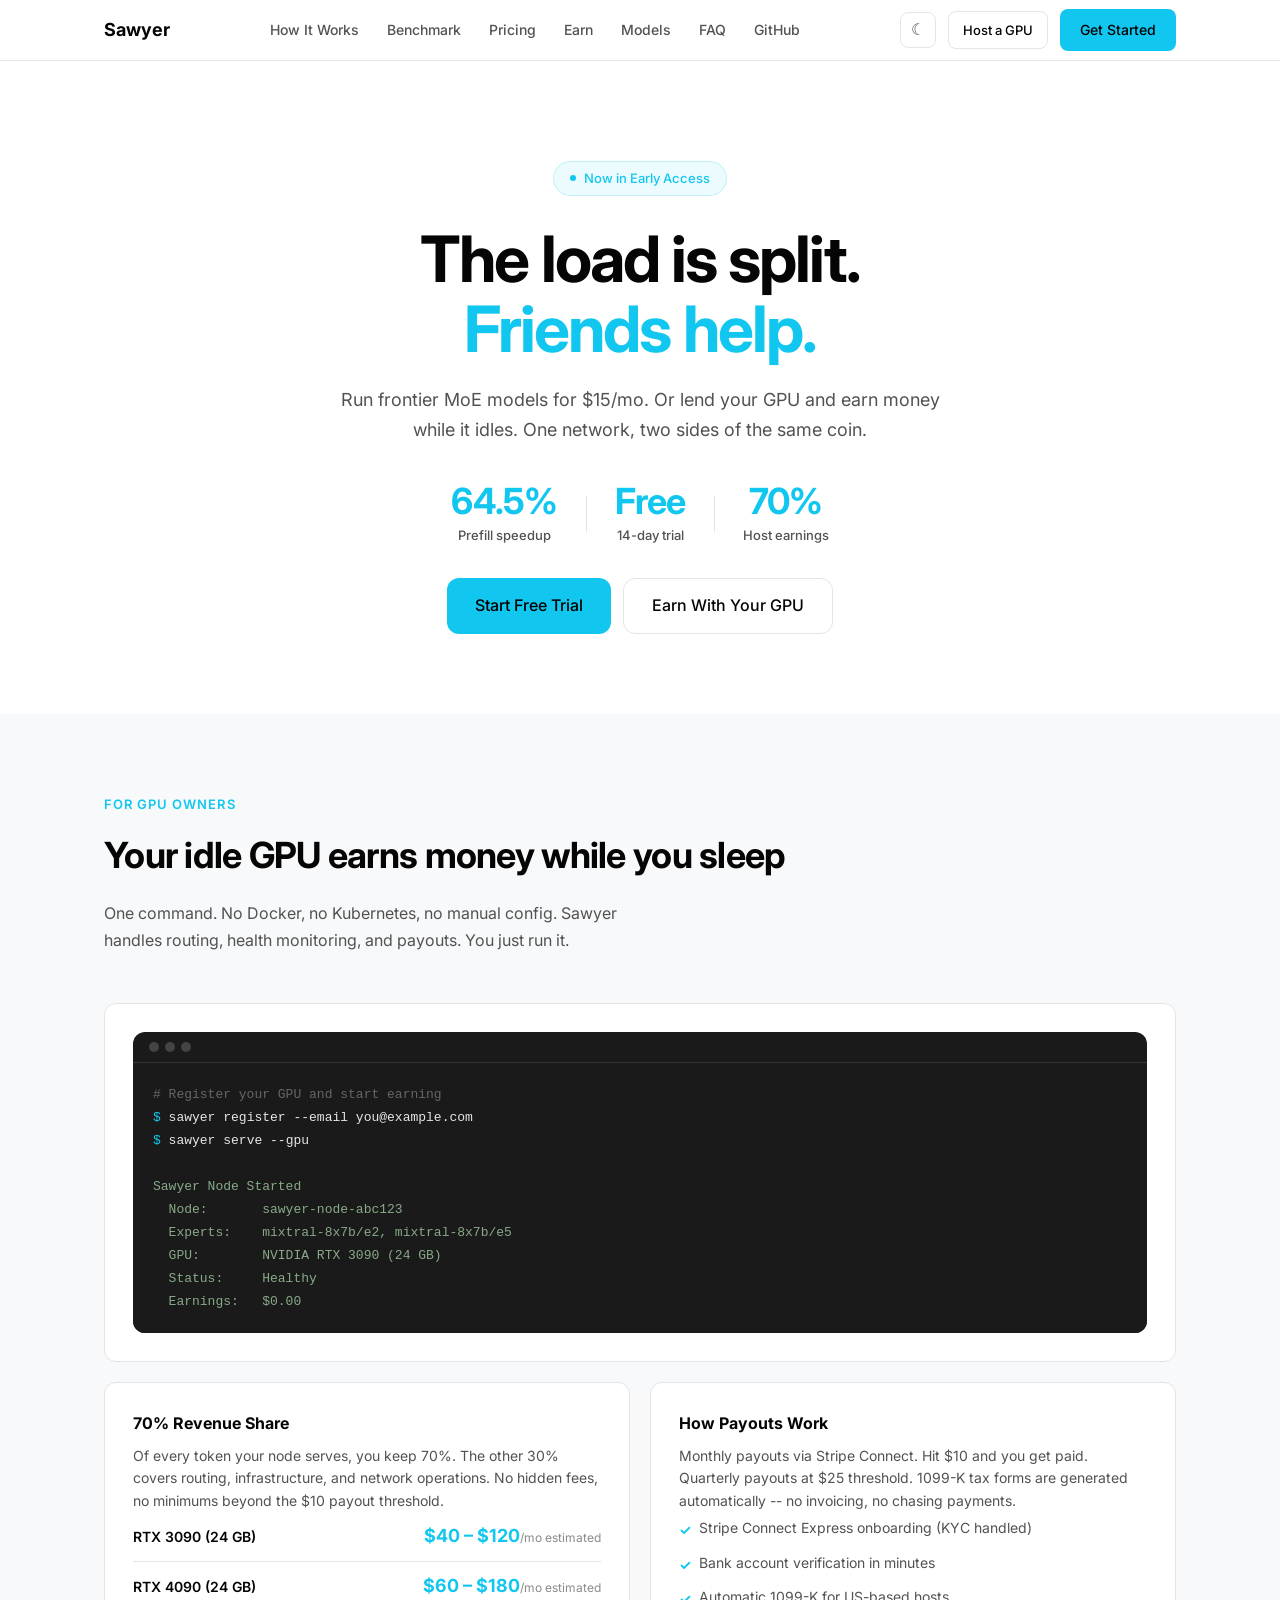
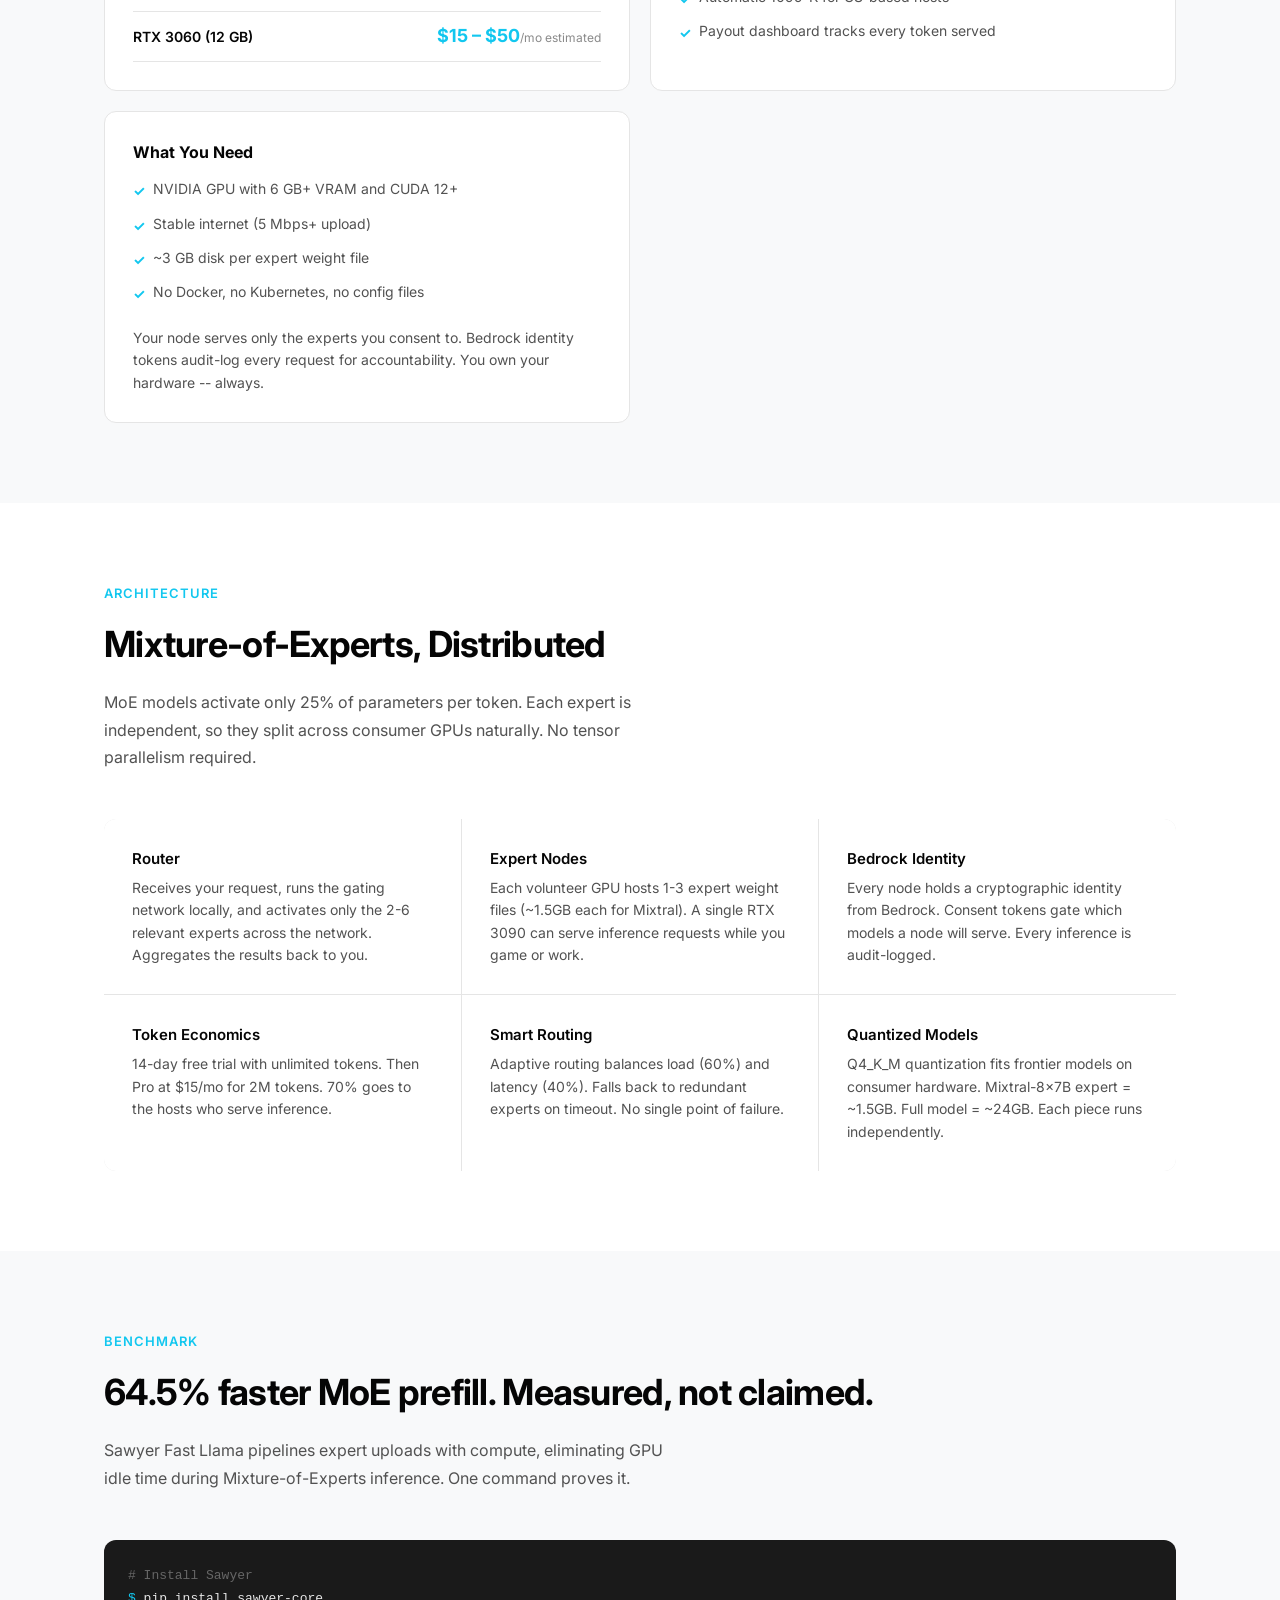
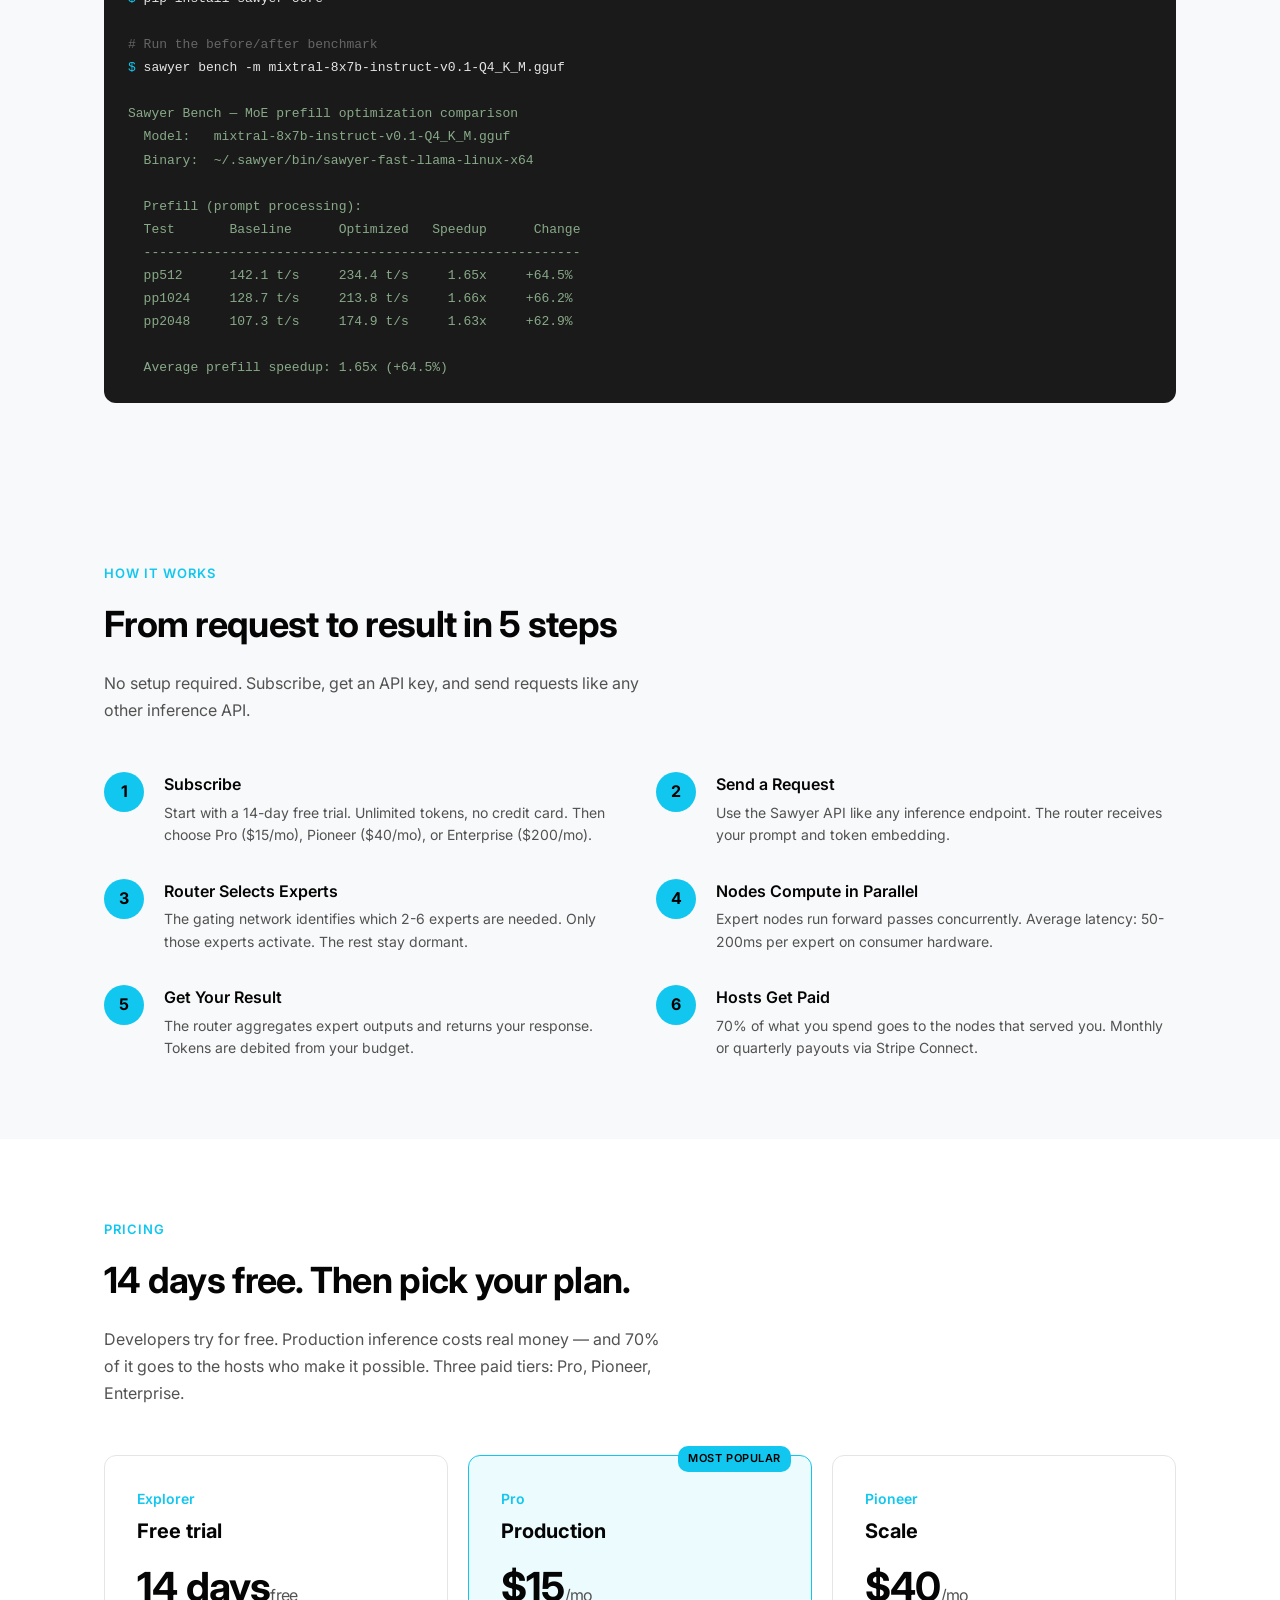
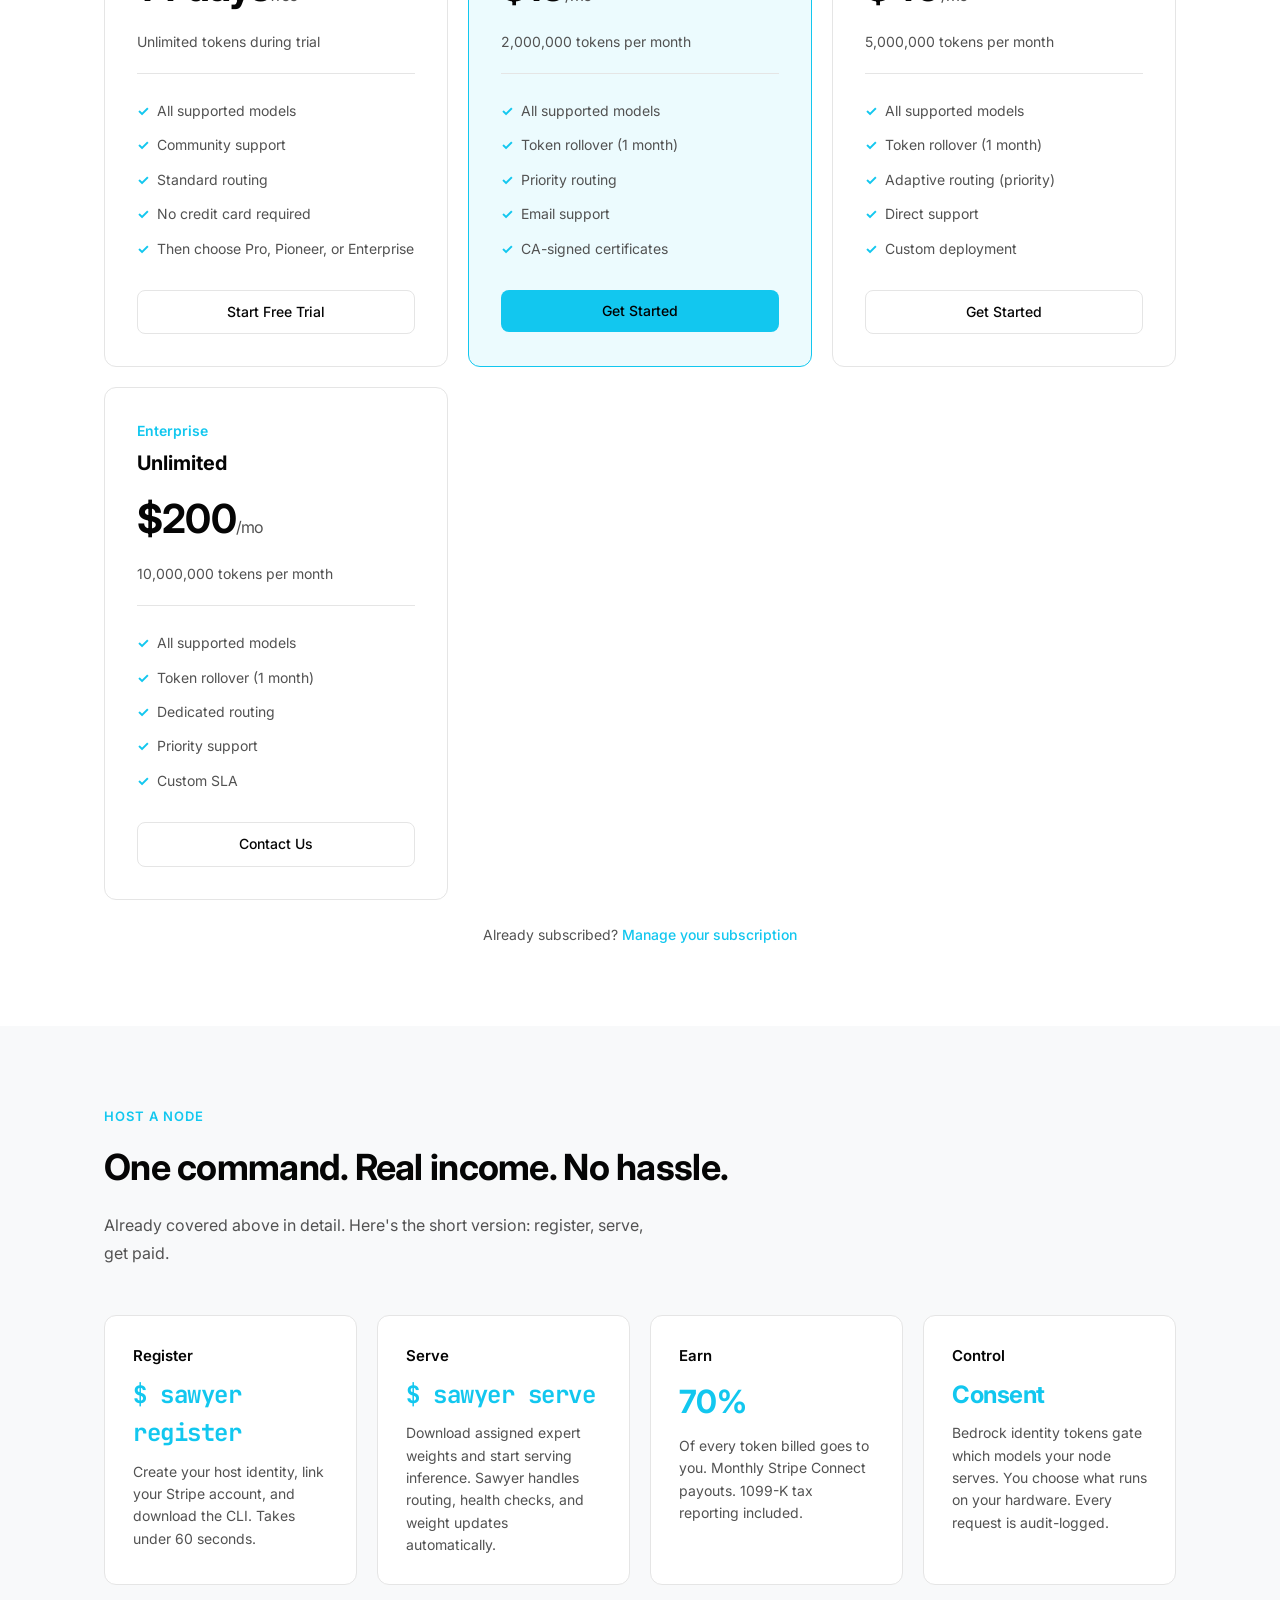
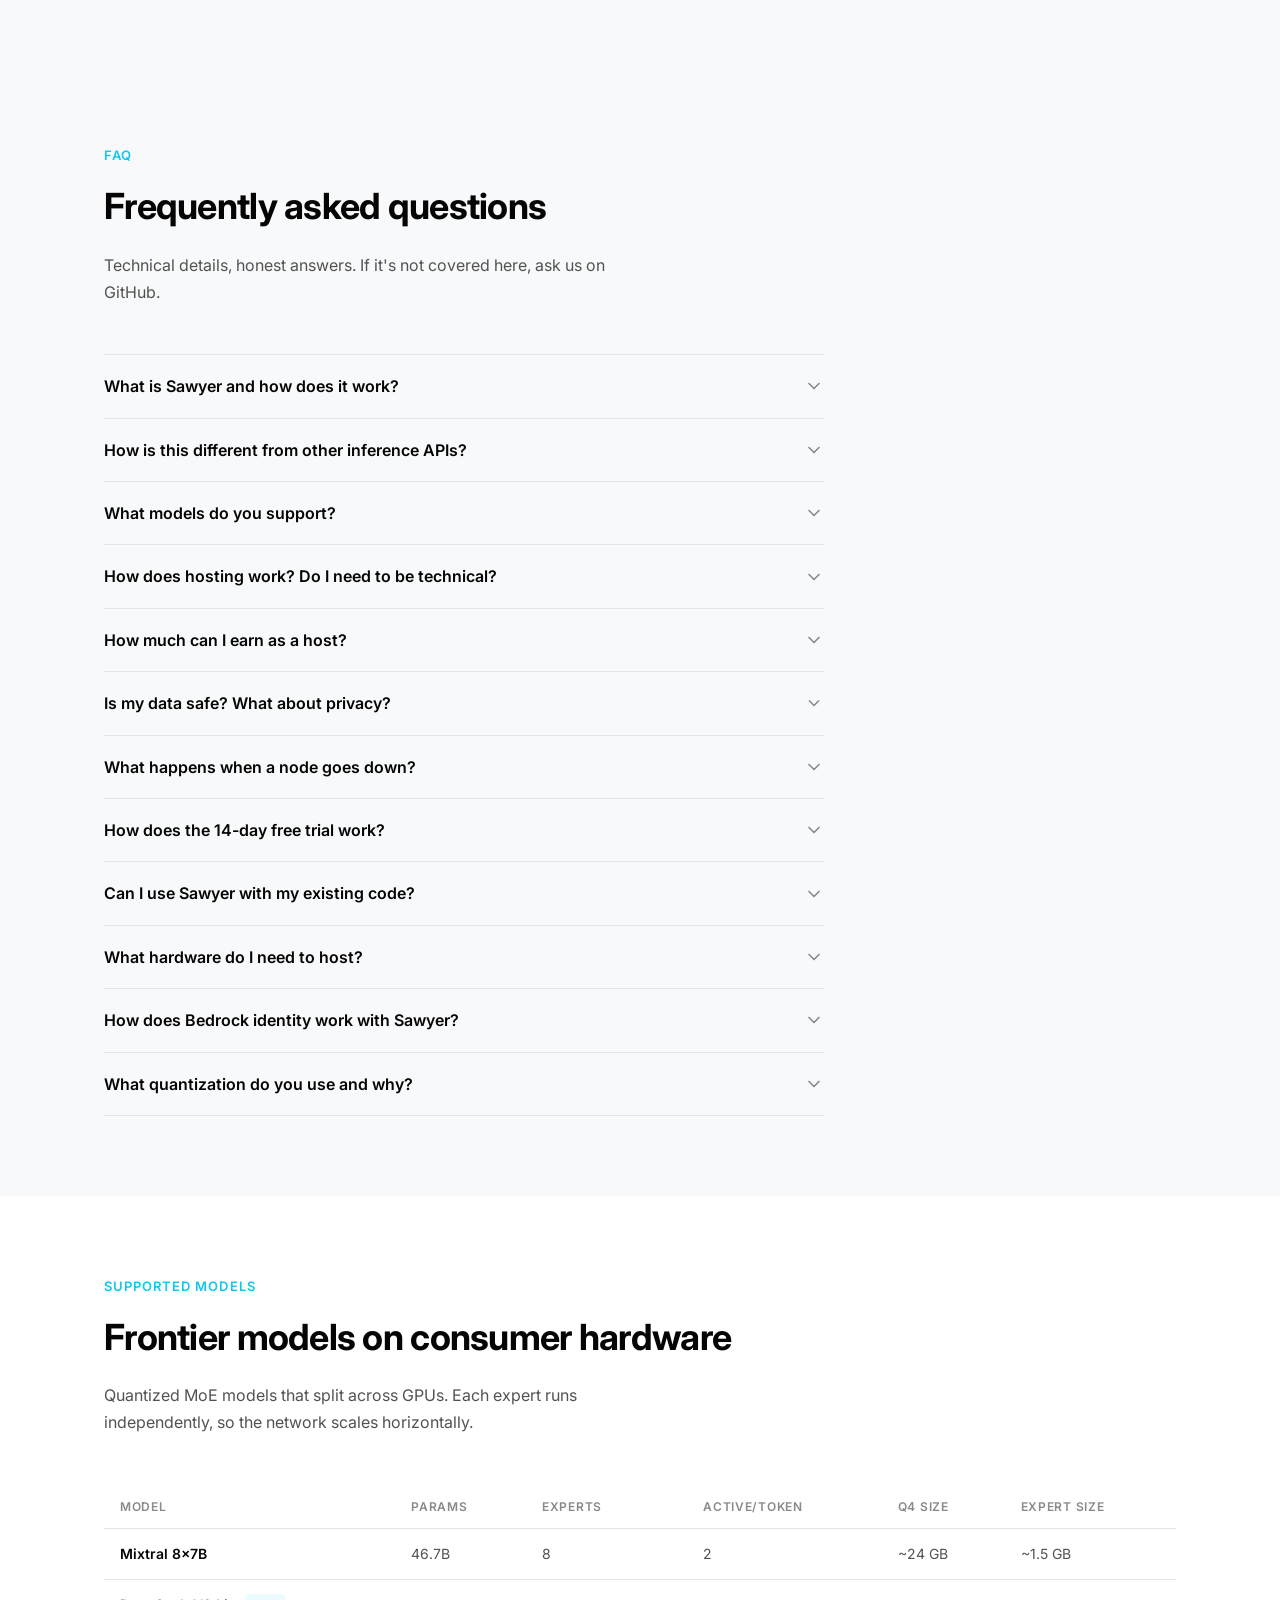
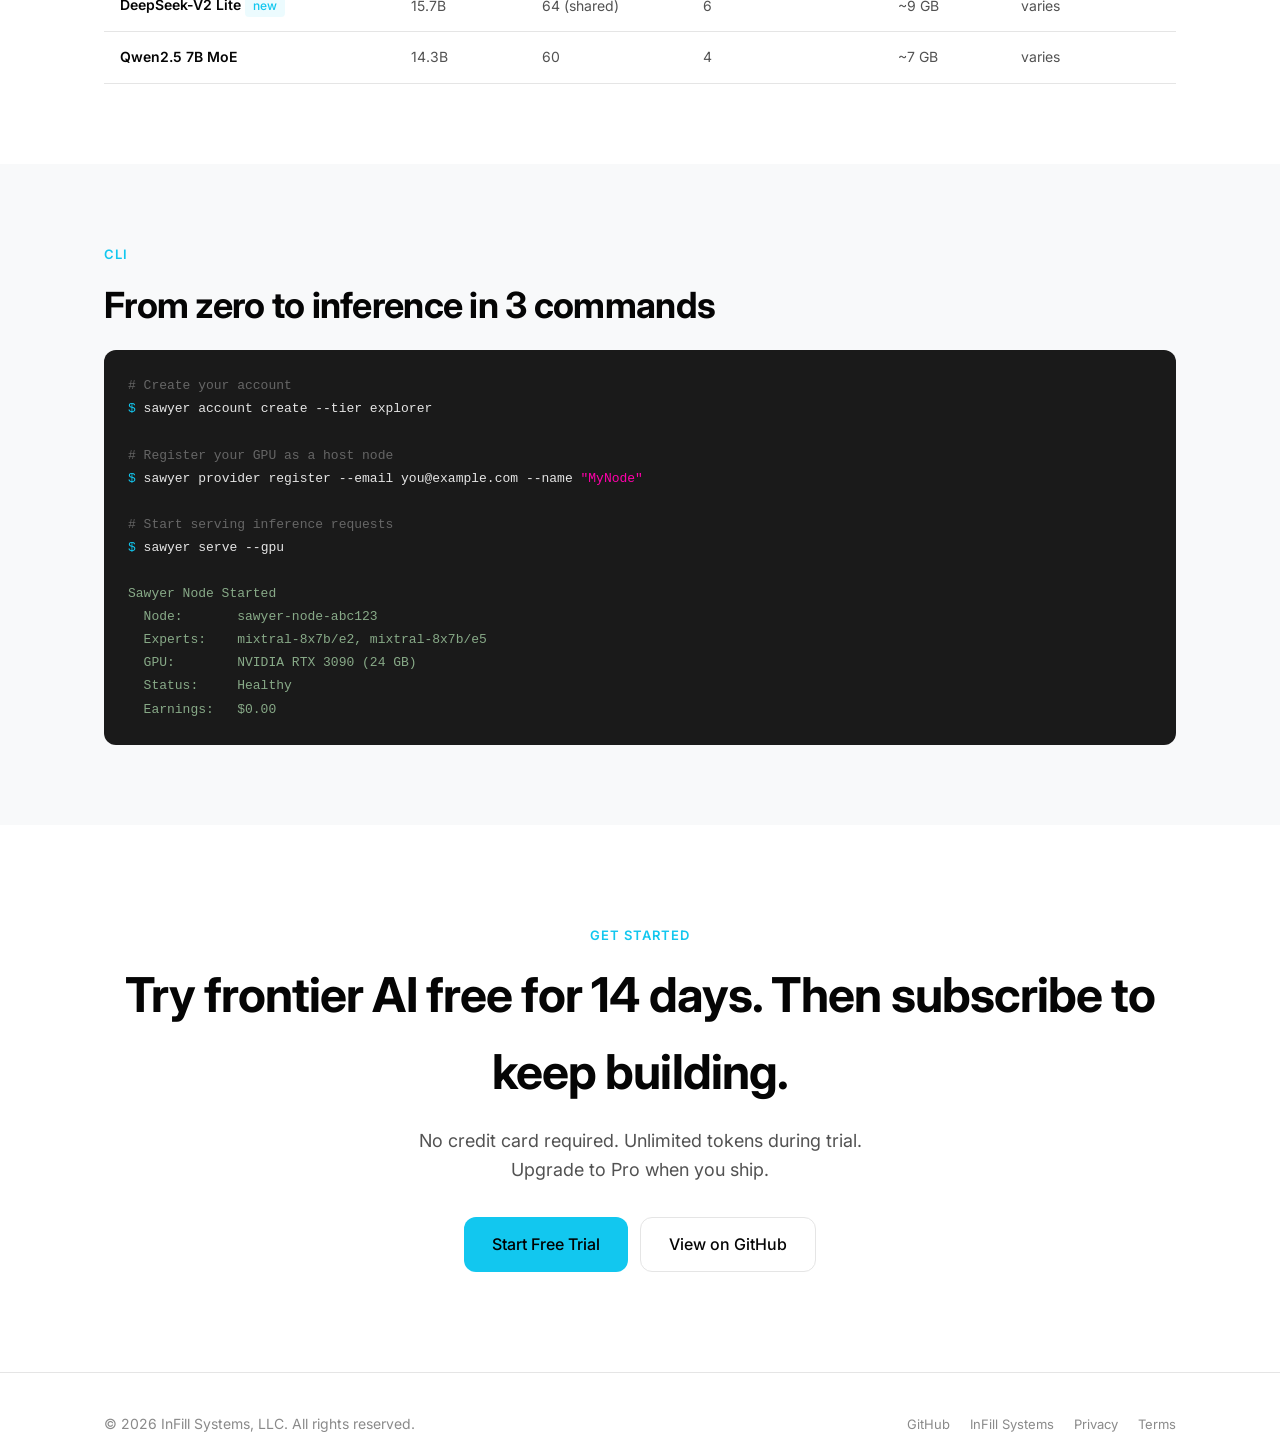
<file: site/index.html>
<!DOCTYPE html>
<html lang="en">
<head>
  <meta charset="UTF-8">
  <meta name="viewport" content="width=device-width, initial-scale=1.0">
  <title>Sawyer — Distributed MoE Inference Network</title>
  <meta name="description" content="Run frontier AI models for $15/month. Volunteer your GPU, earn money. The load is split. Friends help.">
  <link rel="icon" href="data:image/svg+xml,<svg xmlns='http://www.w3.org/2000/svg' viewBox='0 0 100 100'><text y='.9em' font-size='90'>⚙</text></svg>">
  <link href="https://fonts.googleapis.com/css2?family=Inter:wght@300;400;500;600;700&family=JetBrains+Mono:wght@400;500&display=swap" rel="stylesheet">
  <style>
    *, *::before, *::after { margin: 0; padding: 0; box-sizing: border-box; }

    :root {
      --bg: #ffffff;
      --bg-alt: #f8f9fa;
      --bg-card: #ffffff;
      --text: #050505;
      --text-secondary: #525252;
      --text-tertiary: #8a8a8a;
      --border: #e5e5e5;
      --accent: #12c7ef;
      --accent-hover: #0eb4d9;
      --accent-light: rgba(18, 199, 239, 0.08);
      --accent-glow: rgba(18, 199, 239, 0.15);
      --code-bg: #1a1a1a;
      --code-text: #e5e5e5;
      --radius: 8px;
      --radius-lg: 12px;
      --shadow-sm: 0 1px 2px rgba(0,0,0,0.04);
      --shadow-md: 0 4px 12px rgba(0,0,0,0.06);
      --shadow-lg: 0 8px 30px rgba(0,0,0,0.08);
      --font: 'Inter', -apple-system, BlinkMacSystemFont, sans-serif;
      --mono: 'JetBrains Mono', ui-monospace, monospace;
      --max-w: 1120px;
    }

    [data-theme="dark"] {
      --bg: #0a0a0a;
      --bg-alt: #141414;
      --bg-card: #1a1a1a;
      --text: #ededed;
      --text-secondary: #a3a3a3;
      --text-tertiary: #666666;
      --border: #2a2a2a;
      --accent-light: rgba(18, 199, 239, 0.12);
      --accent-glow: rgba(18, 199, 239, 0.2);
      --shadow-sm: 0 1px 2px rgba(0,0,0,0.2);
      --shadow-md: 0 4px 12px rgba(0,0,0,0.3);
      --shadow-lg: 0 8px 30px rgba(0,0,0,0.4);
    }

    html { scroll-behavior: smooth; }
    body {
      font-family: var(--font);
      background: var(--bg);
      color: var(--text);
      line-height: 1.6;
      -webkit-font-smoothing: antialiased;
    }

    a { color: var(--accent); text-decoration: none; }
    a:hover { color: var(--accent-hover); }

    .container { max-width: var(--max-w); margin: 0 auto; padding: 0 24px; }

    /* ── Header ── */
    header {
      position: sticky; top: 0; z-index: 100;
      background: var(--bg);
      border-bottom: 1px solid var(--border);
      backdrop-filter: blur(12px);
    }
    [data-theme="dark"] header { background: rgba(10,10,10,0.85); }
    header .container {
      display: flex; align-items: center; justify-content: space-between;
      height: 60px;
    }
    .logo {
      display: flex; align-items: center; gap: 10px;
      font-weight: 700; font-size: 18px; color: var(--text);
    }
    .nav-links { display: flex; align-items: center; gap: 28px; }
    .nav-links a {
      font-size: 14px; font-weight: 500; color: var(--text-secondary);
      transition: color 0.15s;
    }
    .nav-links a:hover { color: var(--text); }
    .header-actions { display: flex; align-items: center; gap: 12px; }

    /* Theme toggle */
    .theme-toggle {
      background: none; border: 1px solid var(--border); border-radius: var(--radius);
      width: 36px; height: 36px; cursor: pointer; display: flex; align-items: center;
      justify-content: center; color: var(--text-secondary); font-size: 16px;
      transition: all 0.15s;
    }
    .theme-toggle:hover { color: var(--text); border-color: var(--text-tertiary); }

    /* ── Buttons ── */
    .btn {
      display: inline-flex; align-items: center; justify-content: center; gap: 8px;
      padding: 10px 20px; border-radius: var(--radius); font-size: 14px; font-weight: 500;
      cursor: pointer; transition: all 0.15s; border: none; text-decoration: none;
    }
    .btn-primary {
      background: var(--accent); color: #000;
    }
    .btn-primary:hover { background: var(--accent-hover); color: #000; }
    .btn-secondary {
      background: var(--bg); color: var(--text); border: 1px solid var(--border);
    }
    .btn-secondary:hover { border-color: var(--text-tertiary); }
    .btn-large { padding: 14px 28px; font-size: 16px; border-radius: var(--radius-lg); }

    /* ── Hero ── */
    .hero {
      padding: 100px 0 80px;
      text-align: center;
    }
    .hero-badge {
      display: inline-flex; align-items: center; gap: 8px;
      padding: 6px 16px; border-radius: 20px;
      background: var(--accent-light); color: var(--accent);
      font-size: 13px; font-weight: 500; margin-bottom: 28px;
      border: 1px solid rgba(18,199,239,0.2);
    }
    .hero-badge .dot {
      width: 6px; height: 6px; border-radius: 50%;
      background: var(--accent);
      animation: pulse 2s infinite;
    }
    @keyframes pulse {
      0%, 100% { opacity: 1; }
      50% { opacity: 0.4; }
    }
    .hero h1 {
      font-size: clamp(40px, 6vw, 64px); font-weight: 700;
      line-height: 1.1; letter-spacing: -0.03em;
      margin-bottom: 20px;
    }
    .hero h1 .accent { color: var(--accent); }
    .hero p {
      font-size: 18px; color: var(--text-secondary);
      max-width: 600px; margin: 0 auto 36px;
      line-height: 1.7;
    }
    .hero-actions { display: flex; gap: 12px; justify-content: center; flex-wrap: wrap; }

    /* Hero stats row */
    .hero-stats {
      display: flex; align-items: center; justify-content: center;
      gap: 0; margin-bottom: 32px;
    }
    .stat { text-align: center; padding: 0 28px; }
    .stat-value {
      display: block; font-size: 36px; font-weight: 700; color: var(--accent);
      letter-spacing: -0.02em; line-height: 1.1;
    }
    .stat-label {
      display: block; font-size: 13px; color: var(--text-secondary);
      margin-top: 4px; font-weight: 500;
    }
    .stat-divider {
      width: 1px; height: 36px; background: var(--border);
    }
    @media (max-width: 768px) {
      .hero-stats { flex-direction: column; gap: 16px; }
      .stat-divider { width: 60px; height: 1px; }
      .stat-value { font-size: 28px; }
    }

    /* ── Earn Section ── */
    .earn-section { padding: 80px 0; background: var(--bg-alt); }
    .earn-grid {
      display: grid; grid-template-columns: 1fr; gap: 20px;
      margin-top: 40px;
    }
    .earn-card {
      background: var(--bg-card); border: 1px solid var(--border);
      border-radius: var(--radius-lg); padding: 28px;
      transition: border-color 0.2s;
    }
    .earn-card:hover { border-color: var(--accent); }
    .earn-card h3 { font-size: 16px; font-weight: 700; margin-bottom: 8px; }
    .earn-card p { font-size: 14px; color: var(--text-secondary); line-height: 1.6; }
    .earn-detail {
      display: flex; justify-content: space-between; align-items: baseline;
      padding: 10px 0; border-bottom: 1px solid var(--border);
    }
    .earn-detail-label { font-size: 14px; font-weight: 600; color: var(--text); }
    .earn-detail-value { font-size: 18px; font-weight: 700; color: var(--accent); }
    .earn-detail-value span { font-size: 12px; font-weight: 400; color: var(--text-tertiary); }
    .earn-checklist { list-style: none; padding: 0; }
    .earn-checklist li {
      font-size: 14px; color: var(--text-secondary);
      padding: 5px 0; display: flex; align-items: flex-start; gap: 8px;
    }
    .earn-checklist li::before {
      content: '\2713'; color: var(--accent); font-weight: 700; font-size: 14px;
      flex-shrink: 0; margin-top: 2px;
    }
    .earn-terminal {
      background: var(--code-bg); border-radius: var(--radius-lg);
      overflow: hidden;
    }
    .earn-terminal-bar {
      padding: 10px 16px; display: flex; gap: 6px;
      border-bottom: 1px solid #333;
    }
    .earn-terminal-dot {
      width: 10px; height: 10px; border-radius: 50%; background: #444;
    }
    .earn-terminal pre {
      margin: 0; border-radius: 0; padding: 20px;
    }
    @media (min-width: 768px) {
      .earn-grid { grid-template-columns: 1fr 1fr; }
      .earn-card-cta { grid-column: 1 / -1; }
    }

    /* ── Architecture Diagram ── */
    .arch-section { padding: 80px 0; }
    .section-label {
      font-size: 13px; font-weight: 600; text-transform: uppercase;
      letter-spacing: 0.08em; color: var(--accent); margin-bottom: 12px;
    }
    .section-title {
      font-size: clamp(28px, 4vw, 36px); font-weight: 700;
      letter-spacing: -0.02em; margin-bottom: 16px;
    }
    .section-desc {
      font-size: 16px; color: var(--text-secondary);
      max-width: 560px; line-height: 1.7; margin-bottom: 48px;
    }

    .arch-grid {
      display: grid; grid-template-columns: 1fr;
      gap: 1px; background: var(--border); border-radius: var(--radius-lg);
      overflow: hidden;
    }
    .arch-card {
      background: var(--bg-card); padding: 28px;
    }
    .arch-card h3 {
      font-size: 15px; font-weight: 600; margin-bottom: 6px;
    }
    .arch-card p { font-size: 14px; color: var(--text-secondary); line-height: 1.6; }

    @media (min-width: 768px) {
      .arch-grid { grid-template-columns: 1fr 1fr 1fr; }
    }

    /* ── How It Works ── */
    .how-section { padding: 80px 0; background: var(--bg-alt); }
    .steps {
      display: grid; grid-template-columns: 1fr; gap: 32px;
      counter-reset: step;
    }
    .step {
      counter-increment: step;
      display: flex; gap: 20px; align-items: flex-start;
    }
    .step::before {
      content: counter(step);
      flex-shrink: 0; width: 40px; height: 40px;
      display: flex; align-items: center; justify-content: center;
      border-radius: 50%; background: var(--accent); color: #000;
      font-weight: 700; font-size: 16px;
    }
    .step-content h3 { font-size: 16px; font-weight: 600; margin-bottom: 4px; }
    .step-content p { font-size: 14px; color: var(--text-secondary); line-height: 1.6; }

    @media (min-width: 768px) {
      .steps { grid-template-columns: 1fr 1fr; }
    }

    /* ── Pricing ── */
    .pricing-section { padding: 80px 0; }
    .pricing-grid {
      display: grid; grid-template-columns: 1fr; gap: 20px;
    }
    .pricing-card {
      background: var(--bg-card); border: 1px solid var(--border);
      border-radius: var(--radius-lg); padding: 32px;
      position: relative; transition: all 0.2s;
    }
    .pricing-card:hover { border-color: var(--accent); box-shadow: var(--shadow-md); }
    .pricing-card.featured {
      border-color: var(--accent);
      background: var(--accent-light);
    }
    .pricing-card.featured::before {
      content: 'Most Popular';
      position: absolute; top: -10px; right: 20px;
      background: var(--accent); color: #000;
      font-size: 11px; font-weight: 600; text-transform: uppercase;
      letter-spacing: 0.05em; padding: 4px 10px; border-radius: 10px;
    }
    .pricing-tier { font-size: 14px; font-weight: 600; color: var(--accent); margin-bottom: 4px; }
    .pricing-name { font-size: 20px; font-weight: 700; margin-bottom: 8px; }
    .pricing-price {
      font-size: 40px; font-weight: 700; letter-spacing: -0.02em;
    }
    .pricing-price span { font-size: 16px; font-weight: 400; color: var(--text-secondary); }
    .pricing-tokens {
      font-size: 14px; color: var(--text-secondary); margin: 12px 0 20px;
      padding-bottom: 20px; border-bottom: 1px solid var(--border);
    }
    .pricing-features { list-style: none; }
    .pricing-features li {
      font-size: 14px; color: var(--text-secondary);
      padding: 6px 0; display: flex; align-items: center; gap: 8px;
    }
    .pricing-features li::before {
      content: '\2713'; color: var(--accent); font-weight: 700; font-size: 14px;
    }
    .pricing-cta { margin-top: 24px; width: 100%; }

    @media (min-width: 768px) {
      .pricing-grid { grid-template-columns: 1fr 1fr 1fr; }
    }

    /* ── Host Economics ── */
    .host-section { padding: 80px 0; background: var(--bg-alt); }
    .host-grid {
      display: grid; grid-template-columns: 1fr; gap: 20px;
    }
    .host-card {
      background: var(--bg-card); border: 1px solid var(--border);
      border-radius: var(--radius-lg); padding: 28px;
    }
    .host-card h3 {
      font-size: 15px; font-weight: 600; margin-bottom: 8px;
    }
    .host-card .value {
      font-size: 32px; font-weight: 700; color: var(--accent); letter-spacing: -0.02em;
    }
    .host-card p { font-size: 14px; color: var(--text-secondary); line-height: 1.6; margin-top: 8px; }

    @media (min-width: 768px) {
      .host-grid { grid-template-columns: 1fr 1fr 1fr 1fr; }
    }

    /* ── FAQ ── */
    .faq-section { padding: 80px 0; background: var(--bg-alt); }
    .faq-list { max-width: 720px; }
    .faq-item {
      border-bottom: 1px solid var(--border);
    }
    .faq-item:first-child {
      border-top: 1px solid var(--border);
    }
    .faq-question {
      width: 100%; background: none; border: none;
      padding: 20px 0; display: flex; align-items: center;
      justify-content: space-between; cursor: pointer;
      font-family: var(--font); font-size: 16px; font-weight: 600;
      color: var(--text); text-align: left; line-height: 1.4;
      transition: color 0.15s;
    }
    .faq-question:hover { color: var(--accent); }
    .faq-question .chevron {
      flex-shrink: 0; width: 20px; height: 20px;
      transition: transform 0.25s ease; margin-left: 16px;
      color: var(--text-tertiary);
    }
    .faq-item.open .faq-question .chevron {
      transform: rotate(180deg);
      color: var(--accent);
    }
    .faq-answer {
      max-height: 0; overflow: hidden;
      transition: max-height 0.3s ease, padding 0.3s ease;
    }
    .faq-item.open .faq-answer {
      max-height: 500px;
    }
    .faq-answer-inner {
      padding-bottom: 20px;
      font-size: 15px; color: var(--text-secondary); line-height: 1.7;
    }
    .faq-answer-inner code {
      font-family: var(--mono); font-size: 13px;
      background: var(--accent-light); color: var(--accent);
      padding: 2px 6px; border-radius: 4px;
    }

    /* ── Models ── */
    .models-section { padding: 80px 0; }
    .models-table {
      width: 100%; border-collapse: collapse;
      font-size: 14px;
    }
    .models-table th {
      text-align: left; padding: 12px 16px;
      font-weight: 600; font-size: 12px; text-transform: uppercase;
      letter-spacing: 0.06em; color: var(--text-tertiary);
      border-bottom: 1px solid var(--border);
    }
    .models-table td {
      padding: 14px 16px; border-bottom: 1px solid var(--border);
      color: var(--text-secondary);
    }
    .models-table td:first-child { font-weight: 600; color: var(--text); }
    .models-table .tag {
      display: inline-block; padding: 2px 8px; border-radius: 4px;
      font-size: 12px; font-weight: 500;
      background: var(--accent-light); color: var(--accent);
    }
    .table-wrap { overflow-x: auto; }

    /* ── Code Block ── */
    .code-section { padding: 80px 0; background: var(--bg-alt); }
    pre {
      background: var(--code-bg); color: var(--code-text);
      padding: 24px; border-radius: var(--radius-lg);
      overflow-x: auto; font-family: var(--mono); font-size: 13px;
      line-height: 1.7;
    }
    pre .comment { color: #666; }
    pre .cmd { color: var(--accent); }
    pre .flag { color: #f0a; }
    pre .output { color: #8a8; }

    /* ── CTA ── */
    .cta-section {
      padding: 100px 0; text-align: center;
    }
    .cta-section h2 {
      font-size: clamp(32px, 5vw, 48px); font-weight: 700;
      letter-spacing: -0.02em; margin-bottom: 16px;
    }
    .cta-section p {
      font-size: 18px; color: var(--text-secondary);
      max-width: 480px; margin: 0 auto 32px;
    }

    /* ── Footer ── */
    footer {
      padding: 40px 0; border-top: 1px solid var(--border);
    }
    footer .container {
      display: flex; justify-content: space-between; align-items: center;
      flex-wrap: wrap; gap: 16px;
    }
    .footer-left { font-size: 14px; color: var(--text-tertiary); }
    .footer-links { display: flex; gap: 20px; }
    .footer-links a { font-size: 13px; color: var(--text-tertiary); }
    .footer-links a:hover { color: var(--text); }

    /* ── Responsive ── */
    @media (max-width: 768px) {
      .hero { padding: 60px 0 48px; }
      .nav-links { display: none; }
      .arch-grid { grid-template-columns: 1fr; }
      .pricing-grid { grid-template-columns: 1fr; }
      .host-grid { grid-template-columns: 1fr 1fr; }
    }
  </style>
</head>
<body>

  <header>
    <div class="container">
      <a href="/" class="logo">
        Sawyer
      </a>
      <nav class="nav-links">
        <a href="#how-it-works">How It Works</a>
        <a href="#benchmark">Benchmark</a>
        <a href="#pricing">Pricing</a>
        <a href="#earn">Earn</a>
        <a href="#models">Models</a>
        <a href="#faq">FAQ</a>
        <a href="https://github.com/drc10101/sawyer" target="_blank">GitHub</a>
      </nav>
      <div class="header-actions">
        <button class="theme-toggle" onclick="toggleTheme()" title="Toggle theme">
          <span id="theme-icon">&#9790;</span>
        </button>
        <a href="#earn" class="btn btn-secondary" style="font-size:13px;padding:8px 14px;">Host a GPU</a>
        <a href="#pricing" class="btn btn-primary">Get Started</a>
      </div>
    </div>
  </header>

  <section class="hero">
    <div class="container">
      <div class="hero-badge">
        <span class="dot"></span>
        Now in Early Access
      </div>
      <h1>The load is split.<br><span class="accent">Friends help.</span></h1>
      <p>Run frontier MoE models for $15/mo. Or lend your GPU and earn money while it idles. One network, two sides of the same coin.</p>
      <div class="hero-stats">
        <div class="stat">
          <span class="stat-value">64.5%</span>
          <span class="stat-label">Prefill speedup</span>
        </div>
        <div class="stat-divider"></div>
        <div class="stat">
          <span class="stat-value">Free</span>
          <span class="stat-label">14-day trial</span>
        </div>
        <div class="stat-divider"></div>
        <div class="stat">
          <span class="stat-value">70%</span>
          <span class="stat-label">Host earnings</span>
        </div>
      </div>
      <div class="hero-actions">
        <a href="#pricing" class="btn btn-primary btn-large">Start Free Trial</a>
        <a href="#earn" class="btn btn-secondary btn-large">Earn With Your GPU</a>
      </div>
    </div>
  </section>

  <section class="earn-section" id="earn">
    <div class="container">
      <div class="section-label">For GPU Owners</div>
      <div class="section-title">Your idle GPU earns money while you sleep</div>
      <div class="section-desc">One command. No Docker, no Kubernetes, no manual config. Sawyer handles routing, health monitoring, and payouts. You just run it.</div>
      <div class="earn-grid">
        <div class="earn-card earn-card-cta">
          <div class="earn-terminal">
            <div class="earn-terminal-bar"><span class="earn-terminal-dot"></span><span class="earn-terminal-dot"></span><span class="earn-terminal-dot"></span></div>
            <pre><code><span class="comment"># Register your GPU and start earning</span>
<span class="cmd">$</span> sawyer register --email you@example.com
<span class="cmd">$</span> sawyer serve --gpu

<span class="output">Sawyer Node Started
  Node:       sawyer-node-abc123
  Experts:    mixtral-8x7b/e2, mixtral-8x7b/e5
  GPU:        NVIDIA RTX 3090 (24 GB)
  Status:     Healthy
  Earnings:   $0.00</span></code></pre>
          </div>
        </div>
        <div class="earn-card">
          <h3>70% Revenue Share</h3>
          <p>Of every token your node serves, you keep 70%. The other 30% covers routing, infrastructure, and network operations. No hidden fees, no minimums beyond the $10 payout threshold.</p>
          <div class="earn-detail">
            <span class="earn-detail-label">RTX 3090 (24 GB)</span>
            <span class="earn-detail-value">$40 &ndash; $120<span>/mo estimated</span></span>
          </div>
          <div class="earn-detail">
            <span class="earn-detail-label">RTX 4090 (24 GB)</span>
            <span class="earn-detail-value">$60 &ndash; $180<span>/mo estimated</span></span>
          </div>
          <div class="earn-detail">
            <span class="earn-detail-label">RTX 3060 (12 GB)</span>
            <span class="earn-detail-value">$15 &ndash; $50<span>/mo estimated</span></span>
          </div>
        </div>
        <div class="earn-card">
          <h3>How Payouts Work</h3>
          <p>Monthly payouts via Stripe Connect. Hit $10 and you get paid. Quarterly payouts at $25 threshold. 1099-K tax forms are generated automatically -- no invoicing, no chasing payments.</p>
          <ul class="earn-checklist">
            <li>Stripe Connect Express onboarding (KYC handled)</li>
            <li>Bank account verification in minutes</li>
            <li>Automatic 1099-K for US-based hosts</li>
            <li>Payout dashboard tracks every token served</li>
          </ul>
        </div>
        <div class="earn-card">
          <h3>What You Need</h3>
          <ul class="earn-checklist">
            <li>NVIDIA GPU with 6 GB+ VRAM and CUDA 12+</li>
            <li>Stable internet (5 Mbps+ upload)</li>
            <li>~3 GB disk per expert weight file</li>
            <li>No Docker, no Kubernetes, no config files</li>
          </ul>
          <p style="margin-top:16px;font-size:14px;color:var(--text-secondary);">Your node serves only the experts you consent to. Bedrock identity tokens audit-log every request for accountability. You own your hardware -- always.</p>
        </div>
      </div>
    </div>
  </section>

  <section class="arch-section" id="architecture">
    <div class="container">
      <div class="section-label">Architecture</div>
      <div class="section-title">Mixture-of-Experts, Distributed</div>
      <div class="section-desc">MoE models activate only 25% of parameters per token. Each expert is independent, so they split across consumer GPUs naturally. No tensor parallelism required.</div>
      <div class="arch-grid">
        <div class="arch-card">
          <h3>Router</h3>
          <p>Receives your request, runs the gating network locally, and activates only the 2-6 relevant experts across the network. Aggregates the results back to you.</p>
        </div>
        <div class="arch-card">
          <h3>Expert Nodes</h3>
          <p>Each volunteer GPU hosts 1-3 expert weight files (~1.5GB each for Mixtral). A single RTX 3090 can serve inference requests while you game or work.</p>
        </div>
        <div class="arch-card">
          <h3>Bedrock Identity</h3>
          <p>Every node holds a cryptographic identity from Bedrock. Consent tokens gate which models a node will serve. Every inference is audit-logged.</p>
        </div>
        <div class="arch-card">
          <h3>Token Economics</h3>
          <p>14-day free trial with unlimited tokens. Then Pro at $15/mo for 2M tokens. 70% goes to the hosts who serve inference.</p>
        </div>
        <div class="arch-card">
          <h3>Smart Routing</h3>
          <p>Adaptive routing balances load (60%) and latency (40%). Falls back to redundant experts on timeout. No single point of failure.</p>
        </div>
        <div class="arch-card">
          <h3>Quantized Models</h3>
          <p>Q4_K_M quantization fits frontier models on consumer hardware. Mixtral-8x7B expert = ~1.5GB. Full model = ~24GB. Each piece runs independently.</p>
        </div>
      </div>
    </div>
  </section>

  <section class="code-section" id="benchmark">
    <div class="container">
      <div class="section-label">Benchmark</div>
      <div class="section-title">64.5% faster MoE prefill. Measured, not claimed.</div>
      <div class="section-desc">Sawyer Fast Llama pipelines expert uploads with compute, eliminating GPU idle time during Mixture-of-Experts inference. One command proves it.</div>
      <pre><code><span class="comment"># Install Sawyer</span>
<span class="cmd">$</span> pip install sawyer-core

<span class="comment"># Run the before/after benchmark</span>
<span class="cmd">$</span> sawyer bench -m mixtral-8x7b-instruct-v0.1-Q4_K_M.gguf

<span class="output">Sawyer Bench — MoE prefill optimization comparison
  Model:   mixtral-8x7b-instruct-v0.1-Q4_K_M.gguf
  Binary:  ~/.sawyer/bin/sawyer-fast-llama-linux-x64

  Prefill (prompt processing):
  Test       Baseline      Optimized   Speedup      Change
  --------------------------------------------------------
  pp512      142.1 t/s     234.4 t/s     1.65x     +64.5%
  pp1024     128.7 t/s     213.8 t/s     1.66x     +66.2%
  pp2048     107.3 t/s     174.9 t/s     1.63x     +62.9%

  Average prefill speedup: 1.65x (+64.5%)</span></code></pre>
    </div>
  </section>

  <section class="how-section" id="how-it-works">
    <div class="container">
      <div class="section-label">How It Works</div>
      <div class="section-title">From request to result in 5 steps</div>
      <div class="section-desc">No setup required. Subscribe, get an API key, and send requests like any other inference API.</div>
      <div class="steps">
        <div class="step">
          <div class="step-content">
            <h3>Subscribe</h3>
            <p>Start with a 14-day free trial. Unlimited tokens, no credit card. Then choose Pro ($15/mo), Pioneer ($40/mo), or Enterprise ($200/mo).</p>
          </div>
        </div>
        <div class="step">
          <div class="step-content">
            <h3>Send a Request</h3>
            <p>Use the Sawyer API like any inference endpoint. The router receives your prompt and token embedding.</p>
          </div>
        </div>
        <div class="step">
          <div class="step-content">
            <h3>Router Selects Experts</h3>
            <p>The gating network identifies which 2-6 experts are needed. Only those experts activate. The rest stay dormant.</p>
          </div>
        </div>
        <div class="step">
          <div class="step-content">
            <h3>Nodes Compute in Parallel</h3>
            <p>Expert nodes run forward passes concurrently. Average latency: 50-200ms per expert on consumer hardware.</p>
          </div>
        </div>
        <div class="step">
          <div class="step-content">
            <h3>Get Your Result</h3>
            <p>The router aggregates expert outputs and returns your response. Tokens are debited from your budget.</p>
          </div>
        </div>
        <div class="step">
          <div class="step-content">
            <h3>Hosts Get Paid</h3>
            <p>70% of what you spend goes to the nodes that served you. Monthly or quarterly payouts via Stripe Connect.</p>
          </div>
        </div>
      </div>
    </div>
  </section>

  <section class="pricing-section" id="pricing">
    <div class="container">
      <div class="section-label">Pricing</div>
      <div class="section-title">14 days free. Then pick your plan.</div>
      <div class="section-desc">Developers try for free. Production inference costs real money — and 70% of it goes to the hosts who make it possible. Three paid tiers: Pro, Pioneer, Enterprise.</div>
      <div class="pricing-grid">
        <div class="pricing-card">
          <div class="pricing-tier">Explorer</div>
          <div class="pricing-name">Free trial</div>
          <div class="pricing-price">14 days<span>free</span></div>
          <div class="pricing-tokens">Unlimited tokens during trial</div>
          <ul class="pricing-features">
            <li>All supported models</li>
            <li>Community support</li>
            <li>Standard routing</li>
            <li>No credit card required</li>
            <li>Then choose Pro, Pioneer, or Enterprise</li>
          </ul>
          <a href="#" class="btn btn-secondary pricing-cta">Start Free Trial</a>
        </div>
        <div class="pricing-card featured">
          <div class="pricing-tier">Pro</div>
          <div class="pricing-name">Production</div>
          <div class="pricing-price">$15<span>/mo</span></div>
          <div class="pricing-tokens">2,000,000 tokens per month</div>
          <ul class="pricing-features">
            <li>All supported models</li>
            <li>Token rollover (1 month)</li>
            <li>Priority routing</li>
            <li>Email support</li>
            <li>CA-signed certificates</li>
          </ul>
          <a href="#" class="btn btn-primary pricing-cta">Get Started</a>
        </div>
        <div class="pricing-card">
          <div class="pricing-tier">Pioneer</div>
          <div class="pricing-name">Scale</div>
          <div class="pricing-price">$40<span>/mo</span></div>
          <div class="pricing-tokens">5,000,000 tokens per month</div>
          <ul class="pricing-features">
            <li>All supported models</li>
            <li>Token rollover (1 month)</li>
            <li>Adaptive routing (priority)</li>
            <li>Direct support</li>
            <li>Custom deployment</li>
          </ul>
          <a href="#" class="btn btn-secondary pricing-cta">Get Started</a>
        </div>
        <div class="pricing-card">
          <div class="pricing-tier">Enterprise</div>
          <div class="pricing-name">Unlimited</div>
          <div class="pricing-price">$200<span>/mo</span></div>
          <div class="pricing-tokens">10,000,000 tokens per month</div>
          <ul class="pricing-features">
            <li>All supported models</li>
            <li>Token rollover (1 month)</li>
            <li>Dedicated routing</li>
            <li>Priority support</li>
            <li>Custom SLA</li>
          </ul>
          <a href="#" class="btn btn-secondary pricing-cta">Contact Us</a>
        </div>
      </div>
      <p style="text-align:center;margin-top:24px;font-size:14px;color:var(--text-secondary);">Already subscribed? <a href="#" id="manage-sub-link" style="color:var(--accent);font-weight:500;">Manage your subscription</a></p>
    </div>
  </section>

  <section class="host-section" id="hosting">
    <div class="container">
      <div class="section-label">Host a Node</div>
      <div class="section-title">One command. Real income. No hassle.</div>
      <div class="section-desc">Already covered above in detail. Here's the short version: register, serve, get paid.</div>
      <div class="host-grid">
        <div class="host-card">
          <h3>Register</h3>
          <div class="value" style="font-size:24px;font-family:var(--mono);">$ sawyer register</div>
          <p>Create your host identity, link your Stripe account, and download the CLI. Takes under 60 seconds.</p>
        </div>
        <div class="host-card">
          <h3>Serve</h3>
          <div class="value" style="font-size:24px;font-family:var(--mono);">$ sawyer serve</div>
          <p>Download assigned expert weights and start serving inference. Sawyer handles routing, health checks, and weight updates automatically.</p>
        </div>
        <div class="host-card">
          <h3>Earn</h3>
          <div class="value">70%</div>
          <p>Of every token billed goes to you. Monthly Stripe Connect payouts. 1099-K tax reporting included.</p>
        </div>
        <div class="host-card">
          <h3>Control</h3>
          <div class="value" style="font-size:24px;">Consent</div>
          <p>Bedrock identity tokens gate which models your node serves. You choose what runs on your hardware. Every request is audit-logged.</p>
        </div>
      </div>
    </div>
  </section>

  <section class="faq-section" id="faq">
    <div class="container">
      <div class="section-label">FAQ</div>
      <div class="section-title">Frequently asked questions</div>
      <div class="section-desc">Technical details, honest answers. If it's not covered here, ask us on GitHub.</div>
      <div class="faq-list">

        <div class="faq-item">
          <button class="faq-question">
            <span>What is Sawyer and how does it work?</span>
            <svg class="chevron" viewBox="0 0 24 24" fill="none" stroke="currentColor" stroke-width="2" stroke-linecap="round" stroke-linejoin="round"><polyline points="6 9 12 15 18 9"/></svg>
          </button>
          <div class="faq-answer">
            <div class="faq-answer-inner">Sawyer is a distributed inference network for Mixture-of-Experts (MoE) language models. Instead of running an entire model on one GPU, Sawyer splits the model's expert weights across many volunteer nodes. When you send a prompt, the router identifies which 2–6 experts are needed for that token, dispatches only those forward passes to the nodes holding the relevant weights, and aggregates the results. This avoids tensor parallelism entirely — each expert runs independently on whatever GPU it lives on.</div>
          </div>
        </div>

        <div class="faq-item">
          <button class="faq-question">
            <span>How is this different from other inference APIs?</span>
            <svg class="chevron" viewBox="0 0 24 24" fill="none" stroke="currentColor" stroke-width="2" stroke-linecap="round" stroke-linejoin="round"><polyline points="6 9 12 15 18 9"/></svg>
          </button>
          <div class="faq-answer">
            <div class="faq-answer-inner">Traditional APIs (OpenAI, Anthropic, Together) run the full model on their own GPU clusters and charge per token with no hosting option. Sawyer distributes the compute across a peer network of consumer GPUs, which is why we can offer a 14-day free trial and lower pricing. You can also host your own GPU and earn 70% of the inference revenue — no other major API lets you do that. The trade-off is that we currently support MoE models only, since their expert structure makes distributed inference practical.</div>
          </div>
        </div>

        <div class="faq-item">
          <button class="faq-question">
            <span>What models do you support?</span>
            <svg class="chevron" viewBox="0 0 24 24" fill="none" stroke="currentColor" stroke-width="2" stroke-linecap="round" stroke-linejoin="round"><polyline points="6 9 12 15 18 9"/></svg>
          </button>
          <div class="faq-answer">
            <div class="faq-answer-inner">We currently support Mixtral 8x7B (46.7B params, 8 experts), DeepSeek-V2 Lite (15.7B params, 64 shared experts), and Qwen2.5 7B MoE (14.3B params, 60 experts). All models run in Q4_K_M quantization. We're evaluating additional MoE architectures — if a model has a clear expert decomposition, it's a candidate for the network. Non-MoE dense models don't distribute well across consumer GPUs, so we don't support those.</div>
          </div>
        </div>

        <div class="faq-item">
          <button class="faq-question">
            <span>How does hosting work? Do I need to be technical?</span>
            <svg class="chevron" viewBox="0 0 24 24" fill="none" stroke="currentColor" stroke-width="2" stroke-linecap="round" stroke-linejoin="round"><polyline points="6 9 12 15 18 9"/></svg>
          </button>
          <div class="faq-answer">
            <div class="faq-answer-inner">Two commands: <code>sawyer register</code> creates your host identity and links your Stripe account for payouts. <code>sawyer serve --gpu</code> downloads the assigned expert weights and starts serving inference requests. The CLI handles health monitoring, weight updates, and routing registration automatically. You need an NVIDIA GPU with CUDA drivers and enough VRAM to hold your assigned experts (1.5–3 GB per expert). No Kubernetes, no Docker, no manual configuration.</div>
          </div>
        </div>

        <div class="faq-item">
          <button class="faq-question">
            <span>How much can I earn as a host?</span>
            <svg class="chevron" viewBox="0 0 24 24" fill="none" stroke="currentColor" stroke-width="2" stroke-linecap="round" stroke-linejoin="round"><polyline points="6 9 12 15 18 9"/></svg>
          </button>
          <div class="faq-answer">
            <div class="faq-answer-inner">You earn 70% of every token billed for inference your node serves. Earnings depend on your GPU's throughput and network demand — an RTX 3090 serving two Mixtral experts can realistically process hundreds of thousands of tokens per day. Payouts happen monthly via Stripe Connect once you hit the $10 minimum threshold. Quarterly payouts are available at a $25 threshold. Stripe handles 1099-K tax reporting automatically; you don't need to invoice us.</div>
          </div>
        </div>

        <div class="faq-item">
          <button class="faq-question">
            <span>Is my data safe? What about privacy?</span>
            <svg class="chevron" viewBox="0 0 24 24" fill="none" stroke="currentColor" stroke-width="2" stroke-linejoin="round"><polyline points="6 9 12 15 18 9"/></svg>
          </button>
          <div class="faq-answer">
            <div class="faq-answer-inner">All traffic between the router and expert nodes uses CA-signed TLS certificates — no self-signed certs, no plaintext. Host nodes never see complete prompts; they receive only the embedding slices relevant to their assigned expert, making it computationally infeasible to reconstruct user input. Bedrock identity tokens audit-log every inference request for accountability. We don't store prompt content after delivery, and host nodes don't log token data.</div>
          </div>
        </div>

        <div class="faq-item">
          <button class="faq-question">
            <span>What happens when a node goes down?</span>
            <svg class="chevron" viewBox="0 0 24 24" fill="none" stroke="currentColor" stroke-width="2" stroke-linecap="round" stroke-linejoin="round"><polyline points="6 9 12 15 18 9"/></svg>
          </button>
          <div class="faq-answer">
            <div class="faq-answer-inner">The router tracks node health via heartbeat signals. When a node misses its heartbeat window, the router removes it from the active pool and redirects requests to redundant copies of the same expert running on other nodes. Smart routing weights its scoring 60% toward load balance and 40% toward latency, so there's always capacity headroom across the network. If no redundant expert is available, the request is queued until a healthy node picks it up — it doesn't fail silently.</div>
          </div>
        </div>

        <div class="faq-item">
          <button class="faq-question">
            <span>How does the 14-day free trial work?</span>
            <svg class="chevron" viewBox="0 0 24 24" fill="none" stroke="currentColor" stroke-width="2" stroke-linecap="round" stroke-linejoin="round"><polyline points="6 9 12 15 18 9"/></svg>
          </button>
          <div class="faq-answer">
            <div class="faq-answer-inner">You get 14 days of unlimited token usage across all supported models, no credit card required. After the trial ends, you choose Pro ($15/mo for 2M tokens), Pioneer ($40/mo for 5M tokens), or Enterprise ($200/mo for 10M tokens). Unused tokens on paid plans roll over for one month. If you decide not to continue, your account simply stops working — no charges, no cancellation needed.</div>
          </div>
        </div>

        <div class="faq-item">
          <button class="faq-question">
            <span>Can I use Sawyer with my existing code?</span>
            <svg class="chevron" viewBox="0 0 24 24" fill="none" stroke="currentColor" stroke-width="2" stroke-linecap="round" stroke-linejoin="round"><polyline points="6 9 12 15 18 9"/></svg>
          </button>
          <div class="faq-answer">
            <div class="faq-answer-inner">Yes. Sawyer exposes an OpenAI-compatible API endpoint, so any code that works with <code>openai</code> (Python, JS, LangChain, LlamaIndex, etc.) works with Sawyer by changing the base URL and API key. That includes streaming, function calling, and structured output where the underlying model supports them. No SDK lock-in — if it speaks the OpenAI chat completions format, it works here.</div>
          </div>
        </div>

        <div class="faq-item">
          <button class="faq-question">
            <span>What hardware do I need to host?</span>
            <svg class="chevron" viewBox="0 0 24 24" fill="none" stroke="currentColor" stroke-width="2" stroke-linecap="round" stroke-linejoin="round"><polyline points="6 9 12 15 18 9"/></svg>
          </button>
          <div class="faq-answer">
            <div class="faq-answer-inner">Any NVIDIA GPU with at least 6 GB VRAM and CUDA 12+ drivers can host. A single Mixtral expert in Q4_K_M quantization is ~1.5 GB, so an RTX 3060 (12 GB) can hold two experts comfortably, and an RTX 3090 (24 GB) can hold four to six. You also need stable internet (5 Mbps+ upload) and enough disk space for the expert weight files. No specific CPU or RAM requirements — inference is GPU-bound.</div>
          </div>
        </div>

        <div class="faq-item">
          <button class="faq-question">
            <span>How does Bedrock identity work with Sawyer?</span>
            <svg class="chevron" viewBox="0 0 24 24" fill="none" stroke="currentColor" stroke-width="2" stroke-linecap="round" stroke-linejoin="round"><polyline points="6 9 12 15 18 9"/></svg>
          </button>
          <div class="faq-answer">
            <div class="faq-answer-inner">Bedrock provides the cryptographic identity layer for every node on the network. When you run <code>sawyer register</code>, your node generates a keypair and receives a Bedrock-signed identity certificate. This certificate is used to authenticate every inference request your node serves and to verify that responses actually came from your node. Consent tokens — also managed through Bedrock — let you specify which models your node will serve, so you have explicit control over what runs on your hardware.</div>
          </div>
        </div>

        <div class="faq-item">
          <button class="faq-question">
            <span>What quantization do you use and why?</span>
            <svg class="chevron" viewBox="0 0 24 24" fill="none" stroke="currentColor" stroke-width="2" stroke-linecap="round" stroke-linejoin="round"><polyline points="6 9 12 15 18 9"/></svg>
          </button>
          <div class="faq-answer">
            <div class="faq-answer-inner">We use Q4_K_M quantization (4-bit with K-quants medium mix), which reduces model size by roughly 75% with minimal quality loss — typically under 1% degradation on standard benchmarks compared to FP16. This is what makes distribution practical: a Mixtral-8x7B expert drops from ~6 GB in FP16 to ~1.5 GB in Q4_K_M, fitting comfortably on consumer GPUs. The "medium" mix preserves important weight groups at higher precision, which is why Q4_K_M outperforms naive 4-bit rounding on perplexity and generation quality.</div>
          </div>
        </div>

      </div>
    </div>
  </section>

  <section class="models-section" id="models">
    <div class="container">
      <div class="section-label">Supported Models</div>
      <div class="section-title">Frontier models on consumer hardware</div>
      <div class="section-desc">Quantized MoE models that split across GPUs. Each expert runs independently, so the network scales horizontally.</div>
      <div class="table-wrap">
        <table class="models-table">
          <thead>
            <tr>
              <th>Model</th>
              <th>Params</th>
              <th>Experts</th>
              <th>Active/Token</th>
              <th>Q4 Size</th>
              <th>Expert Size</th>
            </tr>
          </thead>
          <tbody>
            <tr>
              <td>Mixtral 8x7B</td>
              <td>46.7B</td>
              <td>8</td>
              <td>2</td>
              <td>~24 GB</td>
              <td>~1.5 GB</td>
            </tr>
            <tr>
              <td>DeepSeek-V2 Lite <span class="tag">new</span></td>
              <td>15.7B</td>
              <td>64 (shared)</td>
              <td>6</td>
              <td>~9 GB</td>
              <td>varies</td>
            </tr>
            <tr>
              <td>Qwen2.5 7B MoE</td>
              <td>14.3B</td>
              <td>60</td>
              <td>4</td>
              <td>~7 GB</td>
              <td>varies</td>
            </tr>
          </tbody>
        </table>
      </div>
    </div>
  </section>

  <section class="code-section">
    <div class="container">
      <div class="section-label">CLI</div>
      <div class="section-title">From zero to inference in 3 commands</div>
      <pre><code><span class="comment"># Create your account</span>
<span class="cmd">$</span> sawyer account create --tier explorer

<span class="comment"># Register your GPU as a host node</span>
<span class="cmd">$</span> sawyer provider register --email you@example.com --name <span class="flag">"MyNode"</span>

<span class="comment"># Start serving inference requests</span>
<span class="cmd">$</span> sawyer serve --gpu

<span class="output">Sawyer Node Started
  Node:       sawyer-node-abc123
  Experts:    mixtral-8x7b/e2, mixtral-8x7b/e5
  GPU:        NVIDIA RTX 3090 (24 GB)
  Status:     Healthy
  Earnings:   $0.00</span></code></pre>
    </div>
  </section>

  <section class="cta-section">
    <div class="container">
      <div class="section-label">Get Started</div>
      <h2>Try frontier AI free for 14 days. Then subscribe to keep building.</h2>
      <p>No credit card required. Unlimited tokens during trial. Upgrade to Pro when you ship.</p>
      <div style="display:flex;gap:12px;justify-content:center;flex-wrap:wrap;">
        <a href="#pricing" class="btn btn-primary btn-large">Start Free Trial</a>
        <a href="https://github.com/drc10101/sawyer" target="_blank" class="btn btn-secondary btn-large">View on GitHub</a>
      </div>
    </div>
  </section>

  <footer>
    <div class="container">
      <div class="footer-left">
        &copy; 2026 InFill Systems, LLC. All rights reserved.
      </div>
      <div class="footer-links">
        <a href="https://github.com/drc10101/sawyer">GitHub</a>
        <a href="https://infill.systems">InFill Systems</a>
        <a href="#">Privacy</a>
        <a href="#">Terms</a>
      </div>
    </div>
  </footer>

  <script>
    function toggleTheme() {
      const body = document.documentElement;
      const current = body.getAttribute('data-theme');
      const next = current === 'dark' ? 'light' : 'dark';
      body.setAttribute('data-theme', next);
      localStorage.setItem('sawyer-theme', next);
      document.getElementById('theme-icon').innerHTML = next === 'dark' ? '&#9788;' : '&#9790;';
    }
    // Load saved theme
    const saved = localStorage.getItem('sawyer-theme');
    if (saved) {
      document.documentElement.setAttribute('data-theme', saved);
      document.getElementById('theme-icon').innerHTML = saved === 'dark' ? '&#9788;' : '&#9790;';
    } else if (window.matchMedia('(prefers-color-scheme: dark)').matches) {
      document.documentElement.setAttribute('data-theme', 'dark');
      document.getElementById('theme-icon').innerHTML = '&#9788;';
    }

    // FAQ accordion
    document.querySelectorAll('.faq-question').forEach(function(btn) {
      btn.addEventListener('click', function() {
        var item = this.closest('.faq-item');
        var wasOpen = item.classList.contains('open');
        // Close all items
        document.querySelectorAll('.faq-item').forEach(function(el) {
          el.classList.remove('open');
        });
        // Toggle clicked item
        if (!wasOpen) {
          item.classList.add('open');
        }
      });
    });

    // ── Signup Modal ──────────────────────────────────────────────
    const API_BASE = window.location.origin;

    function openSignup(tier) {
      // Remove existing modal if any
      const existing = document.getElementById('signup-modal');
      if (existing) existing.remove();

      const modal = document.createElement('div');
      modal.id = 'signup-modal';
      modal.style.cssText = 'position:fixed;top:0;left:0;width:100%;height:100%;background:rgba(0,0,0,0.6);z-index:1000;display:flex;align-items:center;justify-content:center;backdrop-filter:blur(4px);';
      modal.innerHTML = `
        <div style="background:var(--bg-card);border:1px solid var(--border);border-radius:12px;padding:36px;max-width:420px;width:90%;position:relative;">
          <button onclick="document.getElementById('signup-modal').remove()" style="position:absolute;top:12px;right:16px;background:none;border:none;font-size:24px;cursor:pointer;color:var(--text-secondary);line-height:1;">&times;</button>
          <h2 style="font-size:22px;font-weight:700;margin-bottom:4px;">Get your API key</h2>
          <p style="font-size:14px;color:var(--text-secondary);margin-bottom:24px;">Start with a 14-day free trial. No credit card required.</p>
          <form id="signup-form" onsubmit="handleSignup(event)">
            <div style="margin-bottom:16px;">
              <label style="font-size:13px;font-weight:500;color:var(--text-secondary);display:block;margin-bottom:6px;">Email</label>
              <input type="email" id="signup-email" required style="width:100%;padding:10px 12px;border:1px solid var(--border);border-radius:8px;font-size:14px;background:var(--bg);color:var(--text);box-sizing:border-box;" placeholder="you@example.com">
            </div>
            <div style="margin-bottom:16px;">
              <label style="font-size:13px;font-weight:500;color:var(--text-secondary);display:block;margin-bottom:6px;">Name (optional)</label>
              <input type="text" id="signup-name" style="width:100%;padding:10px 12px;border:1px solid var(--border);border-radius:8px;font-size:14px;background:var(--bg);color:var(--text);box-sizing:border-box;" placeholder="Your name">
            </div>
            <input type="hidden" id="signup-tier" value="${tier}">
            <div id="signup-error" style="color:#e53e3e;font-size:13px;margin-bottom:12px;display:none;"></div>
            <div id="signup-success" style="display:none;">
              <p style="font-size:14px;color:var(--text-secondary);margin-bottom:12px;">Your 14-day trial is active. Save this API key:</p>
              <div style="background:var(--code-bg);color:var(--accent);padding:12px;border-radius:8px;font-family:var(--mono);font-size:13px;word-break:break-all;margin-bottom:12px;" id="api-key-display"></div>
              <button type="button" onclick="copyApiKey()" style="width:100%;padding:10px;background:var(--accent);color:#000;border:none;border-radius:8px;font-size:14px;font-weight:500;cursor:pointer;">Copy API Key</button>
              <p style="font-size:12px;color:var(--text-tertiary);margin-top:12px;text-align:center;">This key will not be shown again.</p>
            </div>
            <button type="submit" id="signup-submit" style="width:100%;padding:12px;background:var(--accent);color:#000;border:none;border-radius:8px;font-size:15px;font-weight:600;cursor:pointer;">Start Free Trial</button>
          </form>
          <p style="font-size:12px;color:var(--text-tertiary);text-align:center;margin-top:16px;">By signing up you agree to the Terms of Service.</p>
        </div>
      `;
      document.body.appendChild(modal);
      modal.addEventListener('click', function(e) {
        if (e.target === modal) modal.remove();
      });
      document.getElementById('signup-email').focus();
    }

    async function handleSignup(e) {
      e.preventDefault();
      const email = document.getElementById('signup-email').value;
      const name = document.getElementById('signup-name').value;
      const tier = document.getElementById('signup-tier').value;
      const errorEl = document.getElementById('signup-error');
      const submitBtn = document.getElementById('signup-submit');

      errorEl.style.display = 'none';
      submitBtn.disabled = true;
      submitBtn.textContent = 'Creating account...';

      try {
        const res = await fetch(API_BASE + '/api/signup', {
          method: 'POST',
          headers: { 'Content-Type': 'application/json' },
          body: JSON.stringify({ email, name: name || null, tier }),
        });
        const data = await res.json();

        if (!res.ok) {
          throw new Error(data.detail || 'Signup failed');
        }

        // Show API key
        if (data.api_key) {
          document.getElementById('api-key-display').textContent = data.api_key;
          document.getElementById('signup-success').style.display = 'block';
          document.getElementById('signup-form').querySelector('input,button[type=submit]').forEach(el => el.style.display = 'none');
          submitBtn.style.display = 'none';
        } else if (data.checkout_url) {
          // Redirect to Stripe checkout for paid tiers
          window.location.href = data.checkout_url;
        }
      } catch (err) {
        errorEl.textContent = err.message;
        errorEl.style.display = 'block';
        submitBtn.disabled = false;
        submitBtn.textContent = 'Start Free Trial';
      }
    }

    function copyApiKey() {
      const key = document.getElementById('api-key-display').textContent;
      navigator.clipboard.writeText(key).then(function() {
        const btn = event.target;
        btn.textContent = 'Copied!';
        setTimeout(function() { btn.textContent = 'Copy API Key'; }, 2000);
      });
    }

    // Wire all pricing/CTA buttons to signup
    document.addEventListener('DOMContentLoaded', function() {
      const tierMap = {
        'Start Free Trial': 'explorer',
        'Get Started': 'pro',
        'Contact Us': 'enterprise',
      };
      document.querySelectorAll('.btn-primary, .btn-secondary').forEach(function(btn) {
        const text = btn.textContent.trim();
        if (text === 'Start Free Trial') {
          btn.addEventListener('click', function(e) { e.preventDefault(); openSignup('explorer'); });
        } else if (text === 'Get Started') {
          // Determine tier from parent card
          const card = btn.closest('.pricing-card');
          if (card) {
            const tierEl = card.querySelector('.pricing-tier');
            const tier = tierEl ? tierEl.textContent.trim().toLowerCase() : 'pro';
            btn.addEventListener('click', function(e) { e.preventDefault(); openSignup(tier); });
          }
        } else if (text === 'Contact Us') {
          btn.addEventListener('click', function(e) { e.preventDefault(); openSignup('enterprise'); });
        }
      });

      // Billing portal
      var manageLink = document.getElementById('manage-sub-link');
      if (manageLink) {
        manageLink.addEventListener('click', function(e) {
          e.preventDefault();
          openManageSubscription();
        });
      }
    });

    function openManageSubscription() {
      var existing = document.getElementById('signup-modal');
      if (existing) existing.remove();

      var modal = document.createElement('div');
      modal.id = 'signup-modal';
      modal.style.cssText = 'position:fixed;top:0;left:0;width:100%;height:100%;background:rgba(0,0,0,0.6);z-index:1000;display:flex;align-items:center;justify-content:center;backdrop-filter:blur(4px);';
      modal.innerHTML = '<div style="background:var(--bg-card);border:1px solid var(--border);border-radius:12px;padding:36px;max-width:420px;width:90%;position:relative;"><button onclick="document.getElementById(\'signup-modal\').remove()" style="position:absolute;top:12px;right:16px;background:none;border:none;font-size:24px;cursor:pointer;color:var(--text-secondary);line-height:1;">&times;</button><h2 style="font-size:22px;font-weight:700;margin-bottom:4px;">Manage Subscription</h2><p style="font-size:14px;color:var(--text-secondary);margin-bottom:24px;">Enter your email to access your billing portal. Upgrade, downgrade, or cancel anytime.</p><form onsubmit="handleManageSubscription(event)"><div style="margin-bottom:16px;"><label style="font-size:13px;font-weight:500;color:var(--text-secondary);display:block;margin-bottom:6px;">Email</label><input type="email" id="manage-email" required style="width:100%;padding:10px 12px;border:1px solid var(--border);border-radius:8px;font-size:14px;background:var(--bg);color:var(--text);box-sizing:border-box;" placeholder="you@example.com"></div><div id="manage-error" style="color:#e53e3e;font-size:13px;margin-bottom:12px;display:none;"></div><button type="submit" id="manage-submit" style="width:100%;padding:12px;background:var(--accent);color:#000;border:none;border-radius:8px;font-size:15px;font-weight:600;cursor:pointer;">Open Billing Portal</button></form><p style="font-size:12px;color:var(--text-tertiary);text-align:center;margin-top:16px;">Powered by Stripe. Your payment info is secure.</p></div>';
      document.body.appendChild(modal);
      modal.addEventListener('click', function(e) { if (e.target === modal) modal.remove(); });
      document.getElementById('manage-email').focus();
    }

    async function handleManageSubscription(e) {
      e.preventDefault();
      var email = document.getElementById('manage-email').value;
      var errorEl = document.getElementById('manage-error');
      var submitBtn = document.getElementById('manage-submit');
      errorEl.style.display = 'none';
      submitBtn.disabled = true;
      submitBtn.textContent = 'Opening portal...';

      try {
        var res = await fetch(API_BASE + '/api/billing/portal', {
          method: 'POST',
          headers: { 'Content-Type': 'application/json' },
          body: JSON.stringify({ email: email }),
        });
        var data = await res.json();
        if (!res.ok) {
          throw new Error(data.detail || 'Could not open billing portal');
        }
        if (data.portal_url) {
          window.location.href = data.portal_url;
        }
      } catch (err) {
        errorEl.textContent = err.message;
        errorEl.style.display = 'block';
        submitBtn.disabled = false;
        submitBtn.textContent = 'Open Billing Portal';
      }
    }
  </script>
</body>
</html>
</file>
